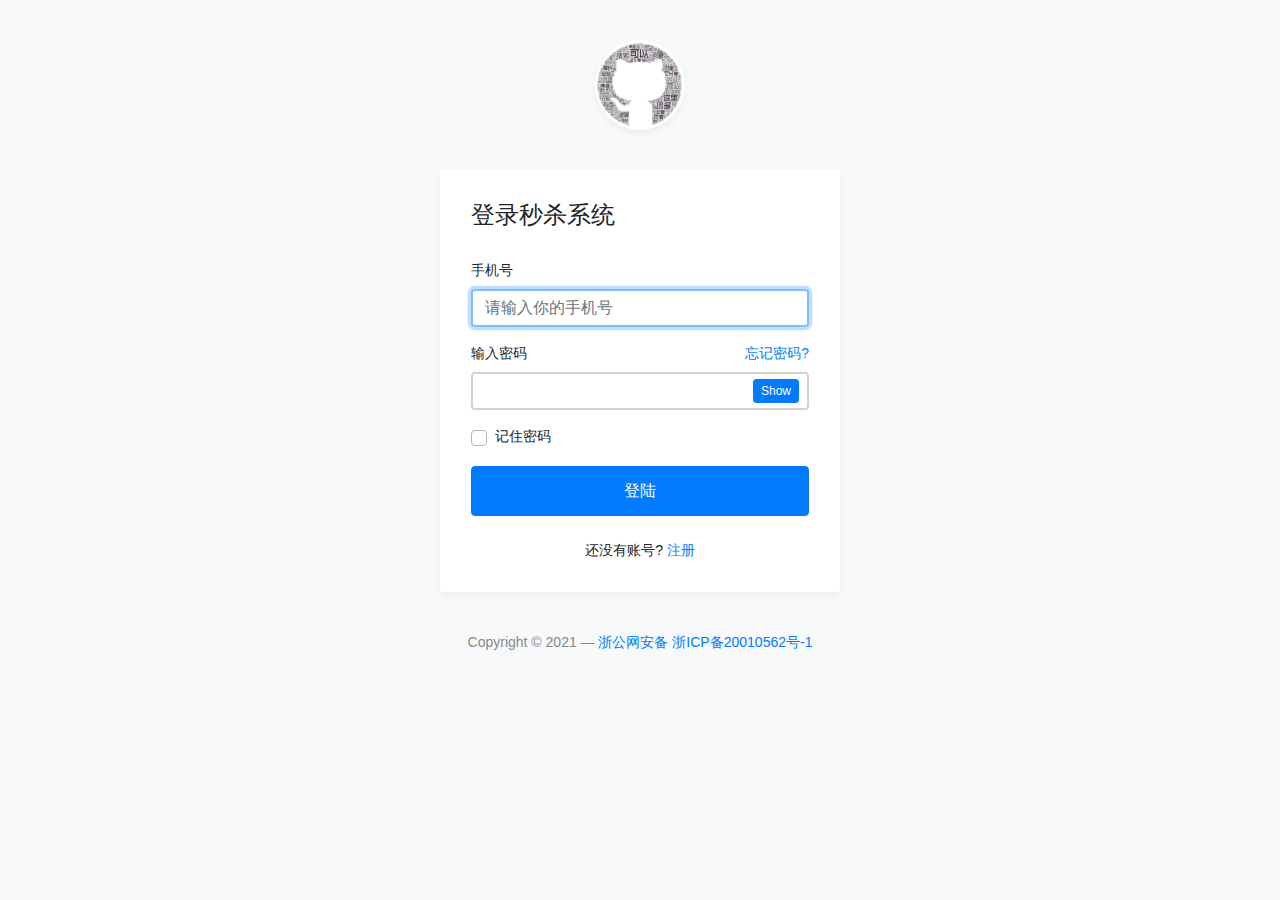
<file: src/main/resources/index.html>
<!DOCTYPE html>
<html lang="en">

<head>
	<meta charset="utf-8">
	<meta name="author" content="Kodinger">
	<meta name="viewport" content="width=device-width,initial-scale=1">
	<title>秒杀系统登陆页</title>
	<link rel="stylesheet" href="https://stackpath.bootstrapcdn.com/bootstrap/4.3.1/css/bootstrap.min.css"
		integrity="sha384-ggOyR0iXCbMQv3Xipma34MD+dH/1fQ784/j6cY/iJTQUOhcWr7x9JvoRxT2MZw1T" crossorigin="anonymous">
	<link rel="stylesheet" type="text/css" href="css/my-login.css">
</head>

<body class="my-login-page">
	<section class="h-100">
		<div class="container h-100">
			<div class="row justify-content-md-center h-100">
				<div class="card-wrapper">
					<div class="brand">
						<img src="img/logo.jpg" alt="logo">
					</div>
					<div class="card fat">
						<div class="card-body">
							<h4 class="card-title">登录秒杀系统</h4>
							<form method="POST" class="my-login-validation" novalidate="">
								<div class="form-group">
									<label for="email">手机号</label>
									<input id="telephone"" type="text" class="form-control" name="telephone" value="" required
										autofocus placeholder="请输入你的手机号" />
									<div class="invalid-feedback">
										请输入正确的邮箱地址
									</div>
								</div>

								<div class="form-group">
									<label for="password">输入密码
										<a href="forgot.html" class="float-right">
											忘记密码?
										</a>
									</label>
									<input id="password" type="password" class="form-control" name="password" required
										data-eye>
									<div class="invalid-feedback">
										不要忘记输入密码哦
									</div>
								</div>

								<div class="form-group">
									<div class="custom-checkbox custom-control">
										<input type="checkbox" name="remember" id="remember"
											class="custom-control-input">
										<label for="remember" class="custom-control-label">记住密码</label>
									</div>
								</div>

								<div class="form-group m-0">
									<input type="button" id="login" class="btn btn-primary btn-block" value="登陆"/>
								</div>
								<div class="mt-4 text-center">
									还没有账号? <a href="register.html">注册</a>
								</div>
							</form>
						</div>
					</div>
					<div class="footer">
						Copyright &copy; 2021 &mdash;
						<a href="http://www.beian.gov.cn/portal/registerSystemInfo">浙公网安备 浙ICP备20010562号-1</a>
					</div>
				</div>
			</div>
		</div>
	</section>
	<footer></footer>

	<script src="https://cdn.bootcdn.net/ajax/libs/jquery/3.5.1/jquery.min.js" crossorigin="anonymous"></script>
	<script src="https://cdnjs.cloudflare.com/ajax/libs/popper.js/1.14.7/umd/popper.min.js"
		integrity="sha384-UO2eT0CpHqdSJQ6hJty5KVphtPhzWj9WO1clHTMGa3JDZwrnQq4sF86dIHNDz0W1" crossorigin="anonymous">
	</script>
	<script src="https://stackpath.bootstrapcdn.com/bootstrap/4.3.1/js/bootstrap.min.js"
		integrity="sha384-JjSmVgyd0p3pXB1rRibZUAYoIIy6OrQ6VrjIEaFf/nJGzIxFDsf4x0xIM+B07jRM" crossorigin="anonymous">
	</script>
	<script src="js/my-login.js"></script>
</body>
<script src="js/g_host.js"></script>
<script>
	jQuery(document).ready(function () {
		// $("#register").on("click",function(){
		// 	window.location.href="getotp.html";
		// });


		$("#login").on("click", function (e) {
			//e.defaultPrevented()
			var telephone = $("#telephone").val();
			var password = $("#password").val();
			if (telephone == null || telephone == "") {
				alert("手机号不能为空");
				return false;
			}
			if (password == null || password == "") {
				alert("密码不能为空");
				return false;
			}

			$.ajax({
				type: "POST",
				contentType: "application/x-www-form-urlencoded",
				url: "http://" + host + "/user/login",
				data: {
					"telephone": telephone,
					"password": password
				},
				xhrFields: {
					withCredentials: true
				},
				success: function (data) {
					console.log(data);
					if (data.status == "success") {
						alert("登陆成功");
						var token = data.data;
						window.localStorage["token"] = token;
						window.location.href = "productList.html";
					} else {
						alert("登陆失败，原因为" + data.data.errMsg);
					}
				},
				error: function (data) {
					alert("登陆失败，原因为" + data.responseText);
				}
			});
			return false;
		});
	});
</script>

</html>
</file>
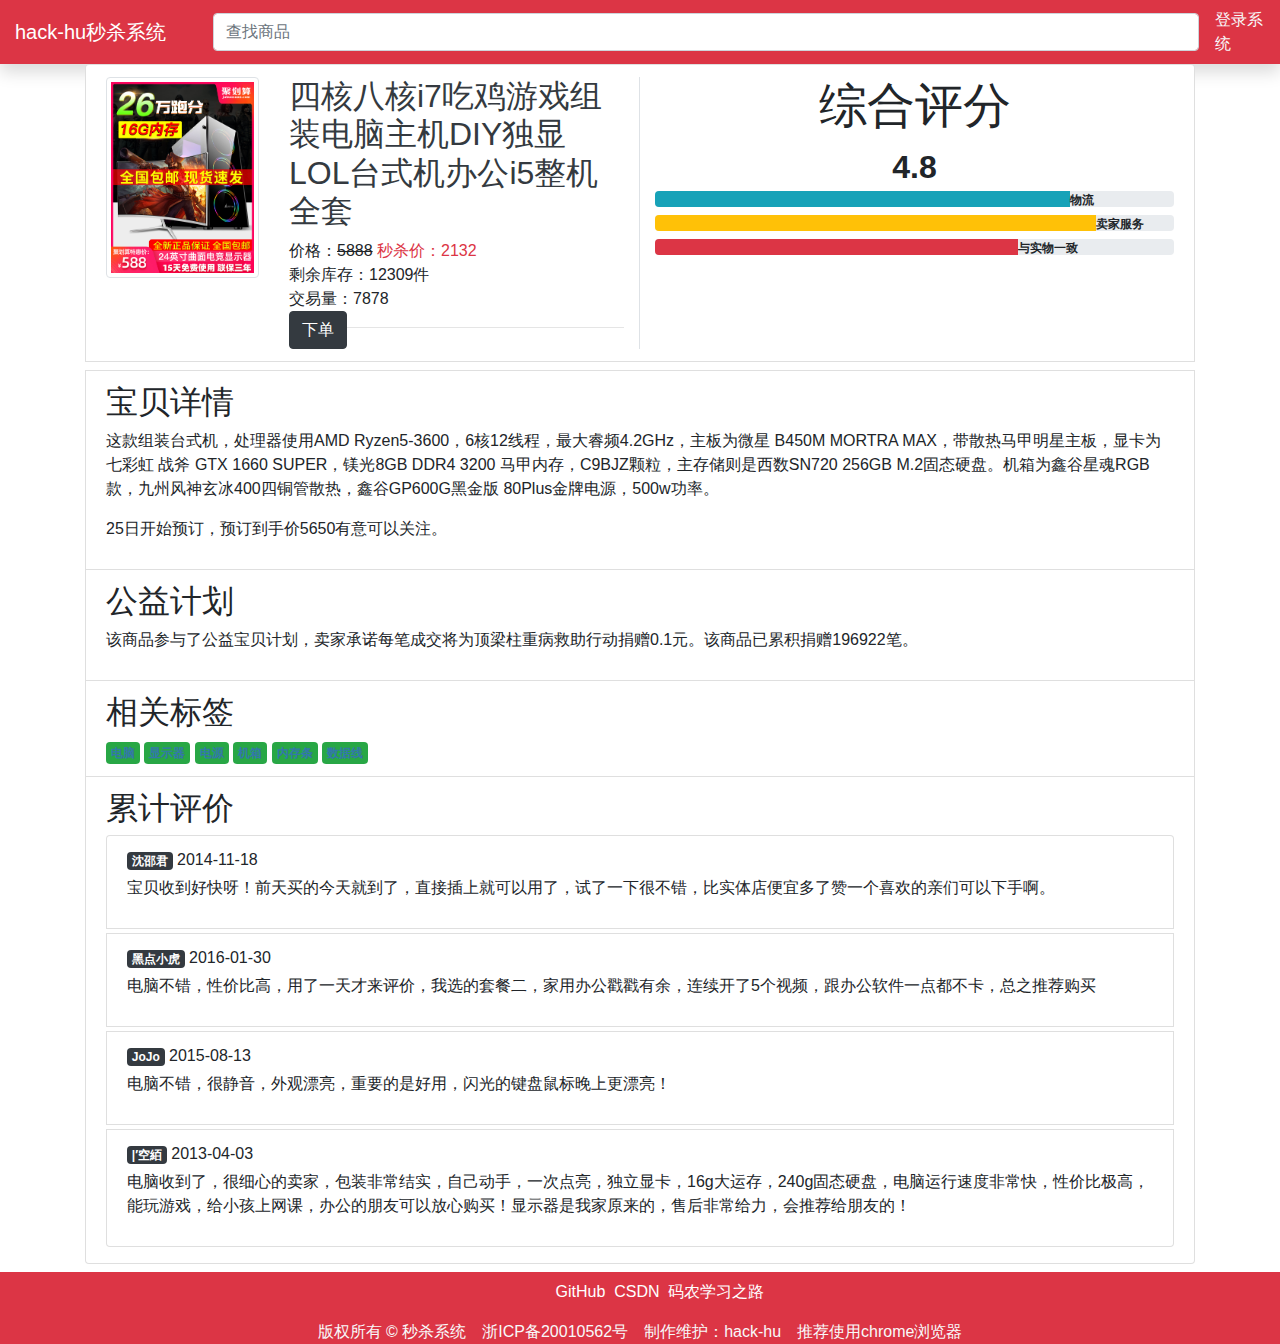
<file: src/main/resources/item-seckill.html>
<!DOCTYPE html>
<html lang="en">

<head>
    <meta charset="UTF-8">
    <meta name="viewport" content="width=device-width, initial-scale=1.0">
    <link rel="stylesheet" href="https://stackpath.bootstrapcdn.com/bootstrap/4.3.1/css/bootstrap.min.css"
        integrity="sha384-ggOyR0iXCbMQv3Xipma34MD+dH/1fQ784/j6cY/iJTQUOhcWr7x9JvoRxT2MZw1T" crossorigin="anonymous">
    <link rel="stylesheet" href="./css/footer.css">
    <link rel="stylesheet" href="./css/item-detail.css">
    <title>商品详情页</title>
</head>

<body>
    <header>
        <nav class="navbar navbar-dark bg-danger flex-md-nowrap p-0 shadow">
            <a class="navbar-brand col-sm-3 col-md-2 mr-0" href="productList.html">hack-hu秒杀系统</a>
            <input class="form-control form-control-dark w-100" type="text" placeholder="查找商品" aria-label="Search">
            <ul class="navbar-nav px-3">
                <li class="nav-item">
                    <a class="nav-link text-light" href="index.html">登录系统</a>
                </li>
            </ul>
        </nav>
    </header>
    <main class="container">
        <ul class="list-group mb-2">
            <li class="list-group-item mb-2">
                <div class="row">
                    <div class="col-md-2">
                        <img src="./img/item/1-1.jpg" id="imgUrl" class="img-thumbnail">
                    </div>
                    <div class="info col-md-4 border-right">
                        <h2><a class="text-dark" href="" id="title">四核八核i7吃鸡游戏组装电脑主机DIY独显LOL台式机办公i5整机全套</a></h2>
                        <!-- <span id="price">价格：5888</span><br> -->
                        <span id="price">价格：<del>5888</del></span> <span class="text-danger">秒杀价：2132</span><br>
                        <span id="stock">剩余库存：12309件</span><br>
                        <span id="sales">交易量：7878</span><br>
                        <div class="d-flex align-items-center clearfix" style="float: left; width: 4rem;">
                            <div class="btn-group">
                                <button type="button" id="createorder" class="btn btn-dark"    data-toggle="modal" data-target="#staticBackdrop">下单</button>
                            </div>
                        </div>
                        <hr/>
                        <div  id="seckilTime"  class="text-danger"></div>
                    </div>
                    <div class="col-md-6 text-center">
                        <h2 style="font-size:3em;">综合评分</h2>
                        <strong style="font-size:2em;">4.8</strong><br>
                        <div class="progress">
                            <div class="progress-bar bg-info" role="progressbar" style="width: 80%" aria-valuenow="50"
                                aria-valuemin="0" aria-valuemax="100"></div>
                            <strong> 物流</strong>
                        </div>
                        <div class="progress mt-2">
                            <div class="progress-bar bg-warning" role="progressbar" style="width: 85%"
                                aria-valuenow="50" aria-valuemin="0" aria-valuemax="100"></div>
                            <strong> 卖家服务</strong>
                        </div>
                        <div class="progress mt-2">
                            <div class="progress-bar bg-danger" role="progressbar" style="width: 70%" aria-valuenow="50"
                                aria-valuemin="0" aria-valuemax="100"></div>
                            <strong>与实物一致</strong>
                        </div>
                    </div>
                </div>
            </li>
            <li class="list-group-item">
                <h2>宝贝详情</h2>
                <div class="indent">
                    <p>这款组装台式机，处理器使用AMD Ryzen5-3600，6核12线程，最大睿频4.2GHz，主板为微星 B450M MORTRA MAX，带散热马甲明星主板，显卡为七彩虹 战斧 GTX
                        1660 SUPER，镁光8GB DDR4 3200 马甲内存，C9BJZ颗粒，主存储则是西数SN720 256GB
                        M.2固态硬盘。机箱为鑫谷星魂RGB款，九州风神玄冰400四铜管散热，鑫谷GP600G黑金版 80Plus金牌电源，500w功率。
                    </p>
                    <p>25日开始预订，预订到手价5650有意可以关注。
                    </p>
                </div>
            </li>
            <li class="list-group-item">
                <h2>公益计划</h2>
                <div class="indent">
                    <p>该商品参与了公益宝贝计划，卖家承诺每笔成交将为顶梁柱重病救助行动捐赠0.1元。该商品已累积捐赠196922笔。
                    </p>
                </div>
            </li>
            <li class="list-group-item tags">
                <h2>相关标签</h2>
                <span><a class="badge badge-success" href="">电脑</a></span>
                <span><a class="badge badge-success" href="">显示器</a></span>
                <span><a class="badge badge-success" href="">电源</a></span>
                <span><a class="badge badge-success" href="">机箱</a></span>
                <span><a class="badge badge-success" href="">内存条</a></span>
                <span><a class="badge badge-success" href="">数据线</a></span>
            </li>
            <li class="list-group-item">
                <h2>累计评价</h2>
                <ul id="comment" class="list-group">
                    <li class="list-group-item mb-1">
                        <span class="comment-info">
                            <a href="" class="badge badge-dark">沈邵君</a>
                            <span> 2014-11-18</span>
                        </span>
                        <p class="mt-1">
                            宝贝收到好快呀！前天买的今天就到了，直接插上就可以用了，试了一下很不错，比实体店便宜多了赞一个喜欢的亲们可以下手啊。</p>
                    </li>
                    <li class="list-group-item mb-1">
                        <span class="comment-info">
                            <a href="" class="badge badge-dark">黑点小虎</a>
                            <span>2016-01-30</span>
                        </span>
                        <p class="mt-1">电脑不错，性价比高，用了一天才来评价，我选的套餐二，家用办公戳戳有余，连续开了5个视频，跟办公软件一点都不卡，总之推荐购买 </p>
                    </li>
                    <li class="list-group-item mb-1">
                        <span class="comment-info">
                            <a href="" class="badge badge-dark">JoJo</a>
                            <span>2015-08-13</span>
                        </span>
                        <p class="mt-1">电脑不错，很静音，外观漂亮，重要的是好用，闪光的键盘鼠标晚上更漂亮！
                        </p>
                    </li>
                    <li class="list-group-item mb-1">
                        <span class="comment-info">
                            <a href="" class="badge badge-dark">|′空絔</a>
                            <span>2013-04-03 </span>
                        </span>
                        <p class="mt-1">
                            电脑收到了，很细心的卖家，包装非常结实，自己动手，一次点亮，独立显卡，16g大运存，240g固态硬盘，电脑运行速度非常快，性价比极高，能玩游戏，给小孩上网课，办公的朋友可以放心购买！显示器是我家原来的，售后非常给力，会推荐给朋友的！
                        </p>
                    </li>
                </ul>
            </li>
        </ul>
    </main>

    <div class="modal fade" id="staticBackdrop" data-backdrop="static" tabindex="-1" role="dialog" aria-labelledby="staticBackdropLabel" aria-hidden="true">
        <div class="modal-dialog" role="document">
          <div class="modal-content">
            <div class="modal-header">
              <h5 class="modal-title" id="staticBackdropLabel">开始秒杀</h5>
              <!-- <button type="button" class="close" data-dismiss="modal" aria-label="Close">
                <span aria-hidden="true"></span>
              </button> -->
            </div>
            <div class="modal-body">
                准备好开始秒杀了吗？
            </div>
            <div class="modal-footer">
              <button type="button" class="btn btn-secondary" data-dismiss="modal" >还没准备好</button>
              <button type="button" class="btn btn-primary submitOrder" >马上参加</button>
            </div>
          </div>
        </div>
      </div>
    <div class="text-muted text-center bg-danger pt-2">
        <div class="container text-light">
            <ul class="bd-footer-links">
                <li><a href="https://github.com/hackhu2019">GitHub&nbsp;</a></li>
                <li><a href="https://blog.csdn.net/qq_38288847">CSDN&nbsp;</a></li>
                <li><a href="https://www.zhihu.com/people/hu-hao-77-99/columns">码农学习之路</a></li>
            </ul>
            版权所有 © 秒杀系统　浙ICP备20010562号　制作维护：hack-hu　推荐使用chrome浏览器
        </div>
    </div>
    <!-- <script src="https://code.jquery.com/jquery-3.3.1.slim.min.js"
        integrity="sha384-q8i/X+965DzO0rT7abK41JStQIAqVgRVzpbzo5smXKp4YfRvH+8abtTE1Pi6jizo" crossorigin="anonymous">
    </script> -->
    <!-- <script src="https://cdn.bootcdn.net/ajax/libs/jquery/3.5.1/jquery.min.js" crossorigin="anonymous"></script> -->
    <script src="https://cdn.bootcdn.net/ajax/libs/jquery/3.5.1/jquery.min.js" crossorigin="anonymous"></script>
    <script src="https://stackpath.bootstrapcdn.com/bootstrap/4.3.1/js/bootstrap.min.js"
        integrity="sha384-JjSmVgyd0p3pXB1rRibZUAYoIIy6OrQ6VrjIEaFf/nJGzIxFDsf4x0xIM+B07jRM" crossorigin="anonymous">
    </script>
    <script src="js/g_host.js"></script>
    <script>
        // $("#createorder").click(function(){

        // });

        function getParam(paramName) {
            paramValue = "", isFound = !1;
            if (this.location.search.indexOf("?") == 0 && this.location.search.indexOf("=") > 1) {
                arrSource = unescape(this.location.search).substring(1, this.location.search.length).split("&"), i = 0;
                while (i < arrSource.length && !isFound) arrSource[i].indexOf("=") > 0 && arrSource[i].split("=")[0]
                    .toLowerCase() == paramName.toLowerCase() && (paramValue = arrSource[i].split("=")[1], isFound = !
                    0), i++
            }
            return paramValue == "" && (paramValue = null), paramValue
        }

        var g_itemVO = {};
        let promoToken;
        let startTime = 10 //开始时间
        let time = '' //持续时间
        let timer = null;
      
        function hasInit() {
            var isInit = $("#isInit").val();
            return isInit;
        }

        function setHasInit() {
            $("#isInit").val("1");
        }

        function initView() {
            var isInit = hasInit();
            if (isInit == "1") {
                return;
            }
            //获取商品详情
            $.ajax({
                type: "GET",
                contentType: "application/x-www-form-urlencoded",
                url: "http://" + host + "/item/detail",
                data: {
                    "id": getParam("id"),
                },
                xhrFields: {
                    withCredentials: true
                },
                success: function (data) {
                    console.log(data)
                    if (data.status == "success") {
                        g_itemVO = data.data;
                        reloadDom();
                        setInterval(reloadDom, 1000);
                        setHasInit();
                    } else {
                        alert("获取信息失败，原因为" + data.data.errMsg);
                    }
                },
                error: function (data) {
                    alert("获取信息失败，原因为" + data.responseText);
                }
            });

            
            // // 假设有数据了
               timer= setInterval(()=>{
                // 每一秒时间-1 渲染到页面
                if(startTime==0){
                    timer=null
                    $('#seckilTime').text('')
                    return
                }
                startTime--
                
                $('#seckilTime').text(`距离开始还有${startTime}秒`)
                // console.log('倒计时-1')
            },1000)
        }

        jQuery(document).ready(function () {
            $("#verifyButton").on("click", function () {
                var token = window.localStorage["token"];
                $.ajax({
                    type: "POST",
                    contentType: "application/x-www-form-urlencoded",
                    url: "http://" + g_host + "/order/generatetoken?token=" + token,
                    data: {
                        "itemId": g_itemVO.id,
                        "promoId": g_itemVO.promoId,
                        "verifyCode": $("#verifyContent").val()
                    },
                    xhrFields: {
                        withCredentials: true
                    },
                    success: function (data) {
                        if (data.status == "success") {
                            var promoToken = data.data;
                            $.ajax({
                                type: "POST",
                                contentType: "application/x-www-form-urlencoded",
                                url: "http://" + g_host +
                                    "/order/createorder?token=" + token,
                                data: {
                                    "itemId": g_itemVO.id,
                                    "amount": 1,
                                    "promoId": g_itemVO.promoId,
                                    "promoToken": promoToken
                                },
                                xhrFields: {
                                    withCredentials: true
                                },
                                success: function (data) {
                                    if (data.status == "success") {
                                        alert("下单成功");
                                        window.location.reload();
                                    } else {
                                        alert("下单失败，原因为" + data.data.errMsg);
                                        if (data.data.errCode == 20003) {
                                            window.location.href = "login.html";
                                        }
                                    }
                                },
                                error: function (data) {
                                    alert("下单失败，原因为" + data.responseText);
                                }
                            });


                        } else {
                            alert("获取令牌失败，原因为" + data.data.errMsg);
                            if (data.data.errCode == 20003) {
                                window.location.href = "login.html";
                            }
                        }
                    },
                    error: function (data) {
                        alert("获取令牌失败，原因为" + data.responseText);
                    }
                });

            });

            $(".submitOrder").on("click", function () {
              
                    $.ajax({
                    type: "POST",
                    contentType: "application/x-www-form-urlencoded",
                    url: "http://" + host + "/order/createorder",
                    data: {
                        "itemId": g_itemVO.id,
                        "amount": 1,
                        "promoId": g_itemVO.promoId,
                        "promoToken": promoToken
                    },
                    xhrFields: {
                        withCredentials: true
                    },
                    success: function (data) {
                        if(timer){
                            alert('秒杀时间未到')
                        }else{
                            alert('秒杀成功')
                        }
                        console.log(data)
                        
                        // if (data.status == "fail") {
                        //     alert("下单失败，原因为" + data.data.errMsg);
                        // }else{
                        //     promoToken=data.data;
                        // }
                    },
                    error: function (data) {
                        alert("下单失败，原因为" + data.responseText);
                    }
                });
                
                // $("#verifyDiv img").attr("src", "http://" + host +
                //     "/order/createorder?token=" + token);
                // $("#verifyDiv").show();
                
             

            });


            
            $("#createorder").on("click", function () {
                var token = window.localStorage["token"];
                if (token == null) {
                    alert("没有登录，不能下单");
                    window.location.href = "login.html";
                    return false;
                }
                else{
                    $.ajax({
                type: "POST",
                contentType: "application/x-www-form-urlencoded",
                url: "http://" + host + "/order/getSeckillToken",
                data: {
                    "itemId": getParam("id"),
                    'promoId':1
                },
                xhrFields: {
                    withCredentials: true
                },
                success: function (data) {
                    
                    if (data.status == "fail") {
                        alert("下单失败，原因为" + data.data.errMsg);
                    }else{
                        promoToken=data.data;
                    }
                },
                error: function (data) {
                    alert("下单失败，原因为" + data.responseText);
                }
            });
                }
                $("#verifyDiv img").attr("src", "http://" + host +
                    "/order/createorder?token=" + token);
                $("#verifyDiv").show();

            });





            // $("#createorder").on("click", function () {
            //     var token = window.localStorage["token"];
            //     if (token == null) {
            //         alert("没有登录，不能下单");
            //         window.location.href = "login.html";
            //         return false;
            //     }else{
            //         $.ajax({
            //     type: "POST",
            //     contentType: "application/x-www-form-urlencoded",
            //     url: "http://" + host + "/order/createorder",
            //     data: {
            //         "itemId": getParam("id"),
            //         amount:1,
            //     },
            //     xhrFields: {
            //         withCredentials: true
            //     },
            //     success: function (data) {
            //         console.log(data)
            //         if (data.status == "success") {
            //             alert("下单成功");
            //         } else {
            //             alert("下单失败，原因为" + data.data.errMsg);
            //         }
            //     },
            //     error: function (data) {
            //         alert("下单失败，原因为" + data.responseText);
            //     }
            // });
            //     }
            //     $("#verifyDiv img").attr("src", "http://" + host +
            //         "/order/createorder?token=" + token);
            //     $("#verifyDiv").show();

            // });

            initView();


        });

        function reloadDom() {
            
            $("#title").text(g_itemVO.title);
            $("#description").text(g_itemVO.description);
            $("#stock").text(`库存：${g_itemVO.stock}`);
            // $("#price").text(`价格：${g_itemVO.price}`);
            $("#imgUrl").attr("src", g_itemVO.imgUrl);
            $("#sales").text(`销量：${g_itemVO.sales}`);


            if (g_itemVO.promoStatus == 1) {
                //秒杀活动还未开始
                var startTime = g_itemVO.startDate.replace(new RegExp("-", "gm"), "/");
                startTime = (new Date(startTime)).getTime();
                var nowTime = Date.parse(new Date());
                var delta = (startTime - nowTime) / 1000;

                if (delta <= 0) {
                    //活动开始了
                    g_itemVO.promoStatus = 2;
                    reloadDom();
                }
                $("#promoStartDate").text("秒杀活动将于： " + g_itemVO.startDate + " 开始售卖 倒计时：" + delta + " 秒");
                $("#promoPrice").text(g_itemVO.promoPrice);

                $("#createorder").attr("disabled", true);
            } else if (g_itemVO.promoStatus == 2) {
                //秒杀活动正在进行中
                $("#promoStartDate").text("秒杀正在进行中");
                $("#promoPrice").text(g_itemVO.promoPrice);

                $("#createorder").attr("disabled", false);
                $("#normalPriceContainer").hide();
            }
        }
    </script>
</body>

</html>
</file>
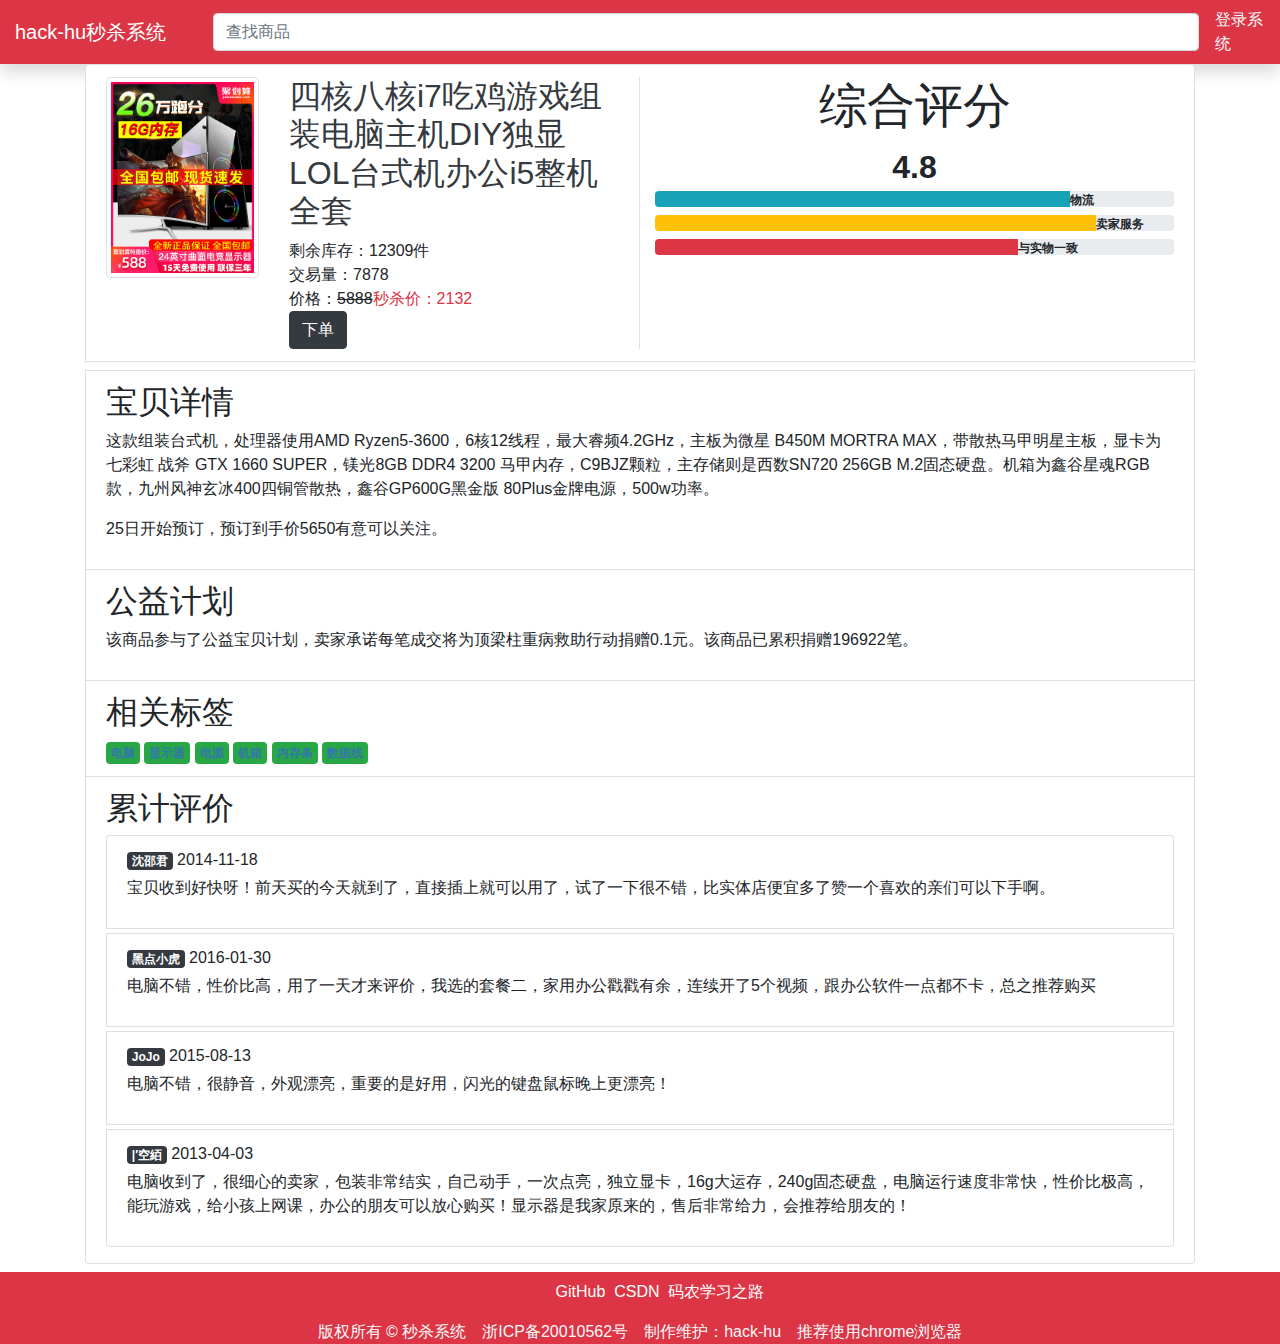
<file: src/main/resources/itemDetail.html>
<!DOCTYPE html>
<html lang="en">

<head>
    <meta charset="UTF-8">
    <meta name="viewport" content="width=device-width, initial-scale=1.0">
    <link rel="stylesheet" href="https://stackpath.bootstrapcdn.com/bootstrap/4.3.1/css/bootstrap.min.css"
        integrity="sha384-ggOyR0iXCbMQv3Xipma34MD+dH/1fQ784/j6cY/iJTQUOhcWr7x9JvoRxT2MZw1T" crossorigin="anonymous">
    <link rel="stylesheet" href="./css/footer.css">
    <link rel="stylesheet" href="./css/item-detail.css">
    <title>商品详情页</title>
</head>

<body>
    <header>
        <nav class="navbar navbar-dark bg-danger flex-md-nowrap p-0 shadow">
            <a class="navbar-brand col-sm-3 col-md-2 mr-0" href="#">hack-hu秒杀系统</a>
            <input class="form-control form-control-dark w-100" type="text" placeholder="查找商品" aria-label="Search">
            <ul class="navbar-nav px-3">
                <li class="nav-item">
                    <a class="nav-link text-light" href="index.html">登录系统</a>
                </li>
            </ul>
        </nav>
    </header>
    <main class="container">
        <ul class="list-group mb-2">
            <li class="list-group-item mb-2">
                <div class="row">
                    <div class="col-md-2">
                        <img src="./img/item/1-1.jpg" id="imgUrl" class="img-thumbnail">
                    </div>
                    <div class="info col-md-4 border-right">
                        <h2><a class="text-dark" href="" id="title">四核八核i7吃鸡游戏组装电脑主机DIY独显LOL台式机办公i5整机全套</a></h2>
                        
                        <span id="stock">剩余库存：12309件</span><br>
                        <span id="sales">交易量：7878</span><br>
                        <div id="price">价格：<del>5888</del><span class="text-danger">秒杀价：2132</span></div>
                        <div class="d-flex align-items-center clearfix" style="float: left; width: 4rem;">
                            <div class="btn-group">
                                <button type="button" id="createorder" class="btn btn-dark"    data-toggle="modal" data-target="#staticBackdrop">下单</button>
                            </div>
                        </div>
                        <div  id="seckilTime"  class="text-danger"></div>
                    </div>
                    <div class="col-md-6 text-center">
                        <h2 style="font-size:3em;">综合评分</h2>
                        <strong style="font-size:2em;">4.8</strong><br>
                        <div class="progress">
                            <div class="progress-bar bg-info" role="progressbar" style="width: 80%" aria-valuenow="50"
                                aria-valuemin="0" aria-valuemax="100"></div>
                            <strong> 物流</strong>
                        </div>
                        <div class="progress mt-2">
                            <div class="progress-bar bg-warning" role="progressbar" style="width: 85%"
                                aria-valuenow="50" aria-valuemin="0" aria-valuemax="100"></div>
                            <strong> 卖家服务</strong>
                        </div>
                        <div class="progress mt-2">
                            <div class="progress-bar bg-danger" role="progressbar" style="width: 70%" aria-valuenow="50"
                                aria-valuemin="0" aria-valuemax="100"></div>
                            <strong>与实物一致</strong>
                        </div>
                    </div>
                </div>
            </li>
            <li class="list-group-item">
                <h2>宝贝详情</h2>
                <div class="indent">
                    <p>这款组装台式机，处理器使用AMD Ryzen5-3600，6核12线程，最大睿频4.2GHz，主板为微星 B450M MORTRA MAX，带散热马甲明星主板，显卡为七彩虹 战斧 GTX
                        1660 SUPER，镁光8GB DDR4 3200 马甲内存，C9BJZ颗粒，主存储则是西数SN720 256GB
                        M.2固态硬盘。机箱为鑫谷星魂RGB款，九州风神玄冰400四铜管散热，鑫谷GP600G黑金版 80Plus金牌电源，500w功率。
                    </p>
                    <p>25日开始预订，预订到手价5650有意可以关注。
                    </p>
                </div>
            </li>
            <li class="list-group-item">
                <h2>公益计划</h2>
                <div class="indent">
                    <p>该商品参与了公益宝贝计划，卖家承诺每笔成交将为顶梁柱重病救助行动捐赠0.1元。该商品已累积捐赠196922笔。
                    </p>
                </div>
            </li>
            <li class="list-group-item tags">
                <h2>相关标签</h2>
                <span><a class="badge badge-success" href="">电脑</a></span>
                <span><a class="badge badge-success" href="">显示器</a></span>
                <span><a class="badge badge-success" href="">电源</a></span>
                <span><a class="badge badge-success" href="">机箱</a></span>
                <span><a class="badge badge-success" href="">内存条</a></span>
                <span><a class="badge badge-success" href="">数据线</a></span>
            </li>
            <li class="list-group-item">
                <h2>累计评价</h2>
                <ul id="comment" class="list-group">
                    <li class="list-group-item mb-1">
                        <span class="comment-info">
                            <a href="" class="badge badge-dark">沈邵君</a>
                            <span> 2014-11-18</span>
                        </span>
                        <p class="mt-1">
                            宝贝收到好快呀！前天买的今天就到了，直接插上就可以用了，试了一下很不错，比实体店便宜多了赞一个喜欢的亲们可以下手啊。</p>
                    </li>
                    <li class="list-group-item mb-1">
                        <span class="comment-info">
                            <a href="" class="badge badge-dark">黑点小虎</a>
                            <span>2016-01-30</span>
                        </span>
                        <p class="mt-1">电脑不错，性价比高，用了一天才来评价，我选的套餐二，家用办公戳戳有余，连续开了5个视频，跟办公软件一点都不卡，总之推荐购买 </p>
                    </li>
                    <li class="list-group-item mb-1">
                        <span class="comment-info">
                            <a href="" class="badge badge-dark">JoJo</a>
                            <span>2015-08-13</span>
                        </span>
                        <p class="mt-1">电脑不错，很静音，外观漂亮，重要的是好用，闪光的键盘鼠标晚上更漂亮！
                        </p>
                    </li>
                    <li class="list-group-item mb-1">
                        <span class="comment-info">
                            <a href="" class="badge badge-dark">|′空絔</a>
                            <span>2013-04-03 </span>
                        </span>
                        <p class="mt-1">
                            电脑收到了，很细心的卖家，包装非常结实，自己动手，一次点亮，独立显卡，16g大运存，240g固态硬盘，电脑运行速度非常快，性价比极高，能玩游戏，给小孩上网课，办公的朋友可以放心购买！显示器是我家原来的，售后非常给力，会推荐给朋友的！
                        </p>
                    </li>
                </ul>
            </li>
        </ul>
    </main>

    <div class="modal fade" id="staticBackdrop" data-backdrop="static" tabindex="-1" role="dialog" aria-labelledby="staticBackdropLabel" aria-hidden="true">
        <div class="modal-dialog" role="document">
          <div class="modal-content">
            <div class="modal-header">
              <h5 class="modal-title" id="staticBackdropLabel">Modal title</h5>
              <button type="button" class="close" data-dismiss="modal" aria-label="Close">
                <span aria-hidden="true">&times;</span>
              </button>
            </div>
            <div class="modal-body">
              ...
            </div>
            <div class="modal-footer">
              <button type="button" class="btn btn-secondary" data-dismiss="modal">Close</button>
              <button type="button" class="btn btn-primary">Understood</button>
            </div>
          </div>
        </div>
      </div>
    <div class="text-muted text-center bg-danger pt-2">
        <div class="container text-light">
            <ul class="bd-footer-links">
                <li><a href="https://github.com/hackhu2019">GitHub&nbsp;</a></li>
                <li><a href="https://blog.csdn.net/qq_38288847">CSDN&nbsp;</a></li>
                <li><a href="https://www.zhihu.com/people/hu-hao-77-99/columns">码农学习之路</a></li>
            </ul>
            版权所有 © 秒杀系统　浙ICP备20010562号　制作维护：hack-hu　推荐使用chrome浏览器
        </div>
    </div>
    <!-- <script src="https://code.jquery.com/jquery-3.3.1.slim.min.js"
        integrity="sha384-q8i/X+965DzO0rT7abK41JStQIAqVgRVzpbzo5smXKp4YfRvH+8abtTE1Pi6jizo" crossorigin="anonymous">
    </script> -->
    <!-- <script src="https://cdn.bootcdn.net/ajax/libs/jquery/3.5.1/jquery.min.js" crossorigin="anonymous"></script> -->
    <script src="https://cdn.bootcdn.net/ajax/libs/jquery/3.5.1/jquery.min.js" crossorigin="anonymous"></script>
    <script src="https://stackpath.bootstrapcdn.com/bootstrap/4.3.1/js/bootstrap.min.js"
        integrity="sha384-JjSmVgyd0p3pXB1rRibZUAYoIIy6OrQ6VrjIEaFf/nJGzIxFDsf4x0xIM+B07jRM" crossorigin="anonymous">
    </script>
    <script src="js/g_host.js"></script>
    <script>
        // $("#createorder").click(function(){

        // });

        function getParam(paramName) {
            paramValue = "", isFound = !1;
            if (this.location.search.indexOf("?") == 0 && this.location.search.indexOf("=") > 1) {
                arrSource = unescape(this.location.search).substring(1, this.location.search.length).split("&"), i = 0;
                while (i < arrSource.length && !isFound) arrSource[i].indexOf("=") > 0 && arrSource[i].split("=")[0]
                    .toLowerCase() == paramName.toLowerCase() && (paramValue = arrSource[i].split("=")[1], isFound = !
                    0), i++
            }
            return paramValue == "" && (paramValue = null), paramValue
        }

        var g_itemVO = {};
        let timer =null
        let startTime=20
        function hasInit() {
            var isInit = $("#isInit").val();
            return isInit;
        }

        function setHasInit() {
            $("#isInit").val("1");
        }

        function initView() {
            var isInit = hasInit();
            if (isInit == "1") {
                return;
            }
            //获取商品详情
            $.ajax({
                type: "GET",
                contentType: "application/x-www-form-urlencoded",
                url: "http://" + host + "/item/detail",
                data: {
                    "id": getParam("id"),
                },
                xhrFields: {
                    withCredentials: true
                },
                success: function (data) {
                    console.log(data)
                    if (data.status == "success") {
                        g_itemVO = data.data;
                        reloadDom();
                        // 判断是否是秒杀商品
                        isSeckilPage(g_itemVO.promoId,g_itemVO.id)
                        
                        setInterval(reloadDom, 1000);
                        setHasInit();
                    } else {
                        alert("获取信息失败，原因为" + data.data.errMsg);
                    }
                },
                error: function (data) {
                    alert("获取信息失败，原因为" + data.responseText);
                }
            });
        }

        function isSeckilPage(promoId,id){
            if(!promoId){ //是秒杀页
                window.location.href = "item-seckill.html?id=" + id;
            }
        }

        jQuery(document).ready(function () {
            $("#verifyButton").on("click", function () {
                var token = window.localStorage["token"];
                $.ajax({
                    type: "POST",
                    contentType: "application/x-www-form-urlencoded",
                    url: "http://" + g_host + "/order/generatetoken?token=" + token,
                    data: {
                        "itemId": g_itemVO.id,
                        "promoId": g_itemVO.promoId,
                        "verifyCode": $("#verifyContent").val()
                    },
                    xhrFields: {
                        withCredentials: true
                    },
                    success: function (data) {
                        if (data.status == "success") {
                            var promoToken = data.data;
                            $.ajax({
                                type: "POST",
                                contentType: "application/x-www-form-urlencoded",
                                url: "http://" + g_host +
                                    "/order/createorder?token=" + token,
                                data: {
                                    "itemId": g_itemVO.id,
                                    "amount": 1,
                                    "promoId": g_itemVO.promoId,
                                    "promoToken": promoToken
                                },
                                xhrFields: {
                                    withCredentials: true
                                },
                                success: function (data) {
                                    if (data.status == "success") {
                                        alert("下单成功");
                                        window.location.reload();
                                    } else {
                                        alert("下单失败，原因为" + data.data.errMsg);
                                        if (data.data.errCode == 20003) {
                                            window.location.href = "login.html";
                                        }
                                    }
                                },
                                error: function (data) {
                                    alert("下单失败，原因为" + data.responseText);
                                }
                            });


                        } else {
                            alert("获取令牌失败，原因为" + data.data.errMsg);
                            if (data.data.errCode == 20003) {
                                window.location.href = "login.html";
                            }
                        }
                    },
                    error: function (data) {
                        alert("获取令牌失败，原因为" + data.responseText);
                    }
                });

            });

            $("#createorder").on("click", function () {
                var token = window.localStorage["token"];
                if (token == null) {
                    alert("没有登录，不能下单");
                    window.location.href = "login.html";
                    return false;
                }else{
                    $.ajax({
                type: "POST",
                contentType: "application/x-www-form-urlencoded",
                url: "http://" + host + "/order/createorder",
                data: {
                    "itemId": getParam("id"),
                    // "promoId":
                },
                xhrFields: {
                    withCredentials: true
                },
                success: function (data) {
                    console.log(data)
                    if (data.status == "success") {
                        alert("下单成功");
                    } else {
                        alert("下单失败，原因为" + data.data.errMsg);
                    }
                },
                error: function (data) {
                    alert("下单失败，原因为" + data.responseText);
                }
            });
                }
                $("#verifyDiv img").attr("src", "http://" + host +
                    "/order/createorder?token=" + token);
                $("#verifyDiv").show();

            });




            // $("#createorder").on("click", function () {
            //     var token = window.localStorage["token"];
            //     if (token == null) {
            //         alert("没有登录，不能下单");
            //         window.location.href = "login.html";
            //         return false;
            //     }else{
            //         $.ajax({
            //     type: "POST",
            //     contentType: "application/x-www-form-urlencoded",
            //     url: "http://" + host + "/order/createorder",
            //     data: {
            //         "itemId": getParam("id"),
            //         amount:1,
            //     },
            //     xhrFields: {
            //         withCredentials: true
            //     },
            //     success: function (data) {
            //         console.log(data)
            //         if (data.status == "success") {
            //             alert("下单成功");
            //         } else {
            //             alert("下单失败，原因为" + data.data.errMsg);
            //         }
            //     },
            //     error: function (data) {
            //         alert("下单失败，原因为" + data.responseText);
            //     }
            // });
            //     }
            //     $("#verifyDiv img").attr("src", "http://" + host +
            //         "/order/createorder?token=" + token);
            //     $("#verifyDiv").show();

            // });

            initView();


        });

        function reloadDom() {
            
            $("#title").text(g_itemVO.title);
            $("#description").text(g_itemVO.description);
            $("#stock").text(`库存：${g_itemVO.stock}`);
            if(!g_itemVO.promoId){

            }else{
                $("#price").text(`价格：${g_itemVO.price}`);
            }
            
            $("#imgUrl").attr("src", g_itemVO.imgUrl);
            $("#sales").text(`销量：${g_itemVO.sales}`);


            if (g_itemVO.promoStatus == 1) {
                //秒杀活动还未开始
                var startTime = g_itemVO.startDate.replace(new RegExp("-", "gm"), "/");
                startTime = (new Date(startTime)).getTime();
                var nowTime = Date.parse(new Date());
                var delta = (startTime - nowTime) / 1000;

                if (delta <= 0) {
                    //活动开始了
                    g_itemVO.promoStatus = 2;
                    reloadDom();
                }
                $("#promoStartDate").text("秒杀活动将于： " + g_itemVO.startDate + " 开始售卖 倒计时：" + delta + " 秒");
                $("#promoPrice").text(g_itemVO.promoPrice);

                $("#createorder").attr("disabled", true);
            } else if (g_itemVO.promoStatus == 2) {
                //秒杀活动正在进行中
                $("#promoStartDate").text("秒杀正在进行中");
                $("#promoPrice").text(g_itemVO.promoPrice);

                $("#createorder").attr("disabled", false);
                $("#normalPriceContainer").hide();
            }
        }
    </script>
</body>

</html>
</file>
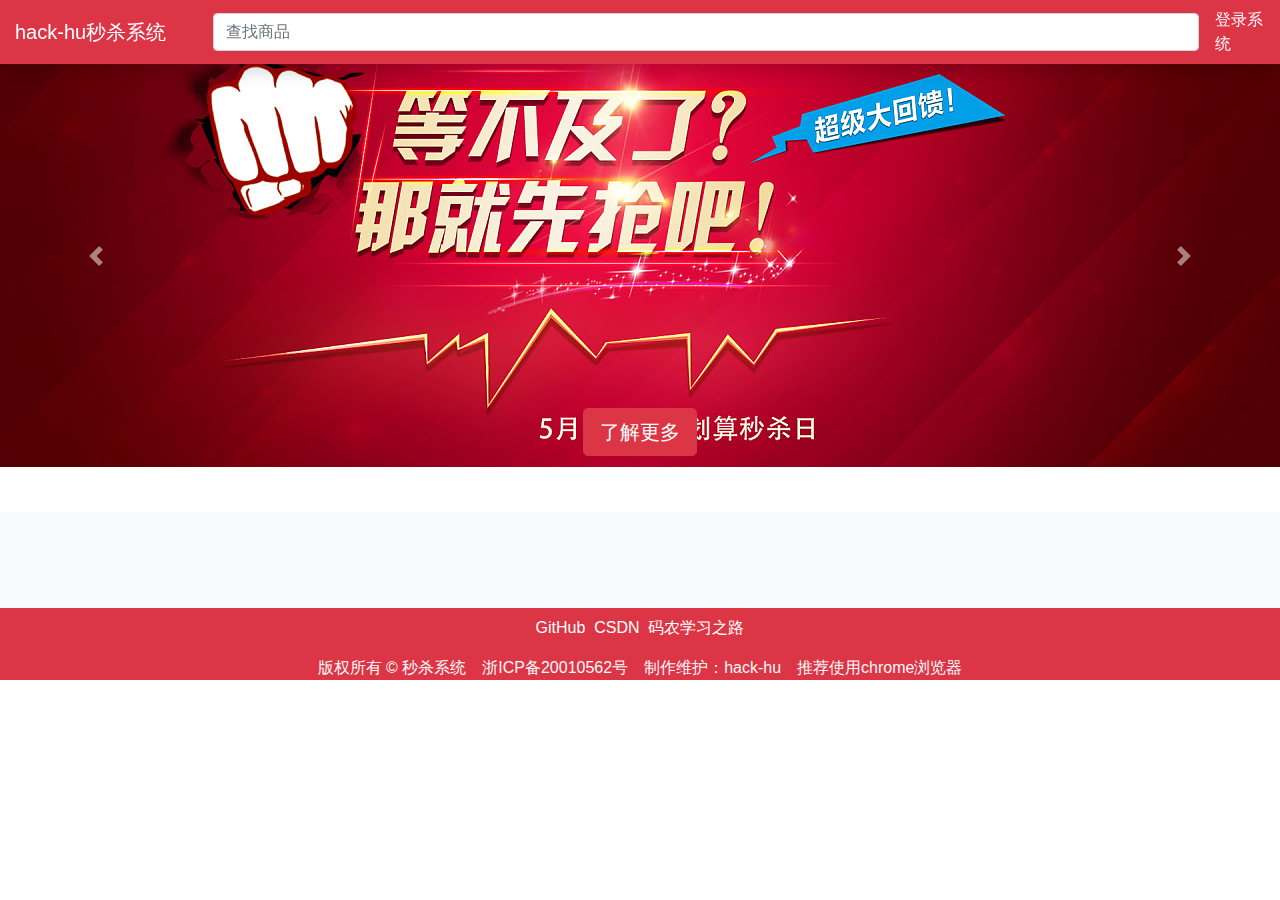
<file: src/main/resources/productList.html>
<!DOCTYPE html>
<html lang="en">

<head>
    <meta charset="UTF-8">
    <meta name="viewport" content="width=device-width, initial-scale=1.0">
    <title>商品列表页</title>
    <link rel="stylesheet" href="https://stackpath.bootstrapcdn.com/bootstrap/4.3.1/css/bootstrap.min.css"
        integrity="sha384-ggOyR0iXCbMQv3Xipma34MD+dH/1fQ784/j6cY/iJTQUOhcWr7x9JvoRxT2MZw1T" crossorigin="anonymous">
    <link rel="stylesheet" href="./css/footer.css">
</head>
<style>
    * {
        margin: 0;
        padding: 0;
    }

    .carousel-item {
        height: 32rem;
    }



    .item-price {
        float: left;
        color: #f40;
    }

    .deal-cnt {
        float: right;
        color: #888;
    }
</style>

<body>
    <header>
        <nav class="navbar navbar-dark fixed-top bg-danger flex-md-nowrap p-0 shadow">
            <a class="navbar-brand col-sm-3 col-md-2 mr-0" href="#">hack-hu秒杀系统</a>
            <input class="form-control form-control-dark w-100" type="text" placeholder="查找商品" aria-label="Search">
            <ul class="navbar-nav px-3">
                <li class="nav-item">
                    <a class="nav-link text-light" href="index.html">登录系统</a>
                </li>
            </ul>
        </nav>
    </header>
    <main role="main">
        <div id="myCarousel" class="carousel slide" data-ride="carousel">
            <ol class="carousel-indicators">
                <li data-target="#myCarousel" data-slide-to="0" class="active"></li>
                <li data-target="#myCarousel" data-slide-to="1"></li>
                <li data-target="#myCarousel" data-slide-to="2"></li>
            </ol>
            <div class="carousel-inner">
                <div class="carousel-item active">
                    <img src="img/show/1.jpg" class="d-block w-100" alt="轮播图1">
                    <div class="carousel-caption">
                        <p><a class="btn btn-lg btn-danger" href="#" role="button">了解更多</a></p>
                    </div>
                </div>
                <div class="carousel-item">
                    <img src="img/show/2.jpg" class="d-block w-100" alt="轮播图2">
                    <div class="carousel-caption">
                        <p><a class="btn btn-lg btn-danger" href="#" role="button">了解更多</a></p>
                    </div>
                </div>
                <div class="carousel-item">
                    <img src="img/show/3.jpg" class="d-block w-100" alt="轮播图3">
                    <div class="carousel-caption">
                        <p><a class="btn btn-lg btn-danger" href="#" role="button">了解更多</a></p>
                    </div>
                </div>
            </div>
            <a class="carousel-control-prev" href="#myCarousel" role="button" data-slide="prev">
                <span class="carousel-control-prev-icon" aria-hidden="true"></span>
                <span class="sr-only">Previous</span>
            </a>
            <a class="carousel-control-next" href="#myCarousel" role="button" data-slide="next">
                <span class="carousel-control-next-icon" aria-hidden="true"></span>
                <span class="sr-only">Next</span>
            </a>
        </div>
        <div class="album py-5 bg-light">
            <div class="container">

                <div class="row item-content">
                    <!-- <div class="col-md-4 item-card">
                        <div class="card mb-4 shadow-sm" style="width:18rem;">
                            <img src="./img/item/1.jpg" class="card-img-top" alt="商品1">
                            <div class="card-body">

                                <h5 class="card-title">四核八核i7吃鸡游戏组装电脑主机DIY独显LOL台式机办公i5整机全套</h5>
                                <div class="item">
                                    <div class="item-price">
                                        <span>￥</span>
                                        <strong class="price">9999</strong>
                                    </div>
                                    <div class="deal-cnt pl-3">999人付款</div>
                                </div>
                                <div class="d-flex align-items-center clearfix" style="float: left; width: 18rem;">
                                    <div class="btn-group">
                                        <span hidden class="item-id">1</span>
                                        <button type="button"
                                            class="btn btn-sm btn-outline-secondary getDetail">查看详情</button>
                                    </div>
                                </div>
                            </div>
                        </div>
                    </div>
                    <div class="col-md-4">
                        <div class="card mb-4 shadow-sm" style="width:18rem;">
                            <img src="./img/item/1.jpg" class="card-img-top" alt="商品1">
                            <div class="card-body">
                                <h5 class="card-title">四核八核i7吃鸡游戏组装电脑主机DIY独显LOL台式机办公i5整机全套</h5>
                                <div class="item">
                                    <div class="item-price">
                                        <span>￥</span>
                                        <strong class="price">9999</strong>
                                    </div>
                                    <div class="deal-cnt pl-3">999人付款</div>
                                </div>
                                <div class="d-flex align-items-center clearfix" style="float: left; width: 18rem;">
                                    <div class="btn-group">
                                        <button type="button" class="btn btn-sm btn-outline-secondary">查看详情</button>
                                    </div>
                                </div>
                            </div>
                        </div>
                    </div>
                    <div class="col-md-4">
                        <div class="card mb-4 shadow-sm" style="width:18rem;">
                            <img src="./img/item/1.jpg" class="card-img-top" alt="商品1">
                            <div class="card-body">
                                <h5 class="card-title">四核八核i7吃鸡游戏组装电脑主机DIY独显LOL台式机办公i5整机全套</h5>
                                <div class="item">
                                    <div class="item-price">
                                        <span>￥</span>
                                        <strong class="price">9999</strong>

                                    </div>
                                    <div class="deal-cnt pl-3">999人付款</div>
                                </div>
                                <div class="d-flex align-items-center clearfix" style="float: left; width: 18rem;">
                                    <div class="btn-group">
                                        <button type="button" class="btn btn-sm btn-outline-secondary">查看详情</button>
                                    </div>
                                </div>
                            </div>
                        </div>
                    </div> -->
                </div>
            </div>
        </div>
    </main>
    <div class="text-muted text-center bg-danger pt-2">
        <div class="container text-light">
            <ul class="bd-footer-links">
                <li><a href="https://github.com/hackhu2019">GitHub&nbsp;</a></li>
                <li><a href="https://blog.csdn.net/qq_38288847">CSDN&nbsp;</a></li>
                <li><a href="https://www.zhihu.com/people/hu-hao-77-99/columns">码农学习之路</a></li>
            </ul>
            版权所有 © 秒杀系统　浙ICP备20010562号　制作维护：hack-hu　推荐使用chrome浏览器
        </div>
    </div>
    <script src="https://cdn.bootcdn.net/ajax/libs/jquery/3.5.1/jquery.min.js" crossorigin="anonymous"></script>
<script src="https://cdn.jsdelivr.net/npm/popper.js@1.16.0/dist/umd/popper.min.js" integrity="sha384-Q6E9RHvbIyZFJoft+2mJbHaEWldlvI9IOYy5n3zV9zzTtmI3UksdQRVvoxMfooAo" crossorigin="anonymous"></script>
<script src="https://cdn.jsdelivr.net/npm/bootstrap@4.4.1/dist/js/bootstrap.min.js" integrity="sha384-wfSDF2E50Y2D1uUdj0O3uMBJnjuUD4Ih7YwaYd1iqfktj0Uod8GCExl3Og8ifwB6" crossorigin="anonymous"></script>
    <script src="js/g_host.js"></script>
    <script>
        //定义全局商品数组信息
        var g_itemList = [];
        jQuery(document).ready(function () {
        
            $.ajax({
                type: "GET",
                contentType: "application/x-www-form-urlencoded",
                url: "http://" + host + "/item/getAll",
                xhrFields: {
                    withCredentials: true
                },
                success: function (data) {
                    if (data.status == "success") {
                        g_itemList = data.data;
                        console.log(g_itemList)
                        reloadDom();
                    } else {
                        alert("获取商品信息失败，原因为" + data.data.errMsg);
                    }
                },
                error: function (data) {
                    alert("获取商品信息失败失败，原因为" + data.responseText);
                }
            });
            
            // $(".getDetail").click(function () {
            //     console.log("执行方法")
            //     var id = $(this).parent().children(".item-id").text();
            //     console.log("获得文本值" + id);
            //     window.location.href = "itemDetail.html?id=" + id;
            // })
        });

        function showDetail(id){
            console.log(id)
        }

        function reloadDom() {
            let Dom = ''
            for (var i = 0; i < g_itemList.length; i++) {
                var itemVO = g_itemList[i];

                Dom+=`
                <div class="col-md-4 item-card">
                        <div class="card mb-4 shadow-sm" style="width:18rem;">
                            <img src=${itemVO.imgUrl||''} class="card-img-top" alt="商品1">
                            <div class="card-body">

                                <h5 class="card-title">${itemVO.title}</h5>
                                <div class="item">
                                    <div class="item-price">
                                        <span>￥</span>
                                        <strong class="price">${itemVO.price}</strong>
                                    </div>
                                    <div class="deal-cnt pl-3">${itemVO.sales}人付款</div>
                                </div>
                                <div class="d-flex align-items-center clearfix" style="float: left; width: 18rem;">
                                    <div class="btn-group">
                                        <span hidden class="item-id">${itemVO.id}</span>
                                        <button type="button"
                                            class="btn btn-sm btn-outline-secondary getDetail ">查看详情</button>
                                    </div>
                                </div>
                            </div>
                        </div>
                    </div>
                    `
            }
            $(".item-content").append($(Dom));
            $(".getDetail").click(function () {
                    console.log("执行方法")
                    let id = $(this).parent().children(".item-id").text();
                    console.log("获得文本值" + id);
                    window.location.href = "itemDetail.html?id=" + id;
                })
        }
    </script>
</body>

</html>
</file>
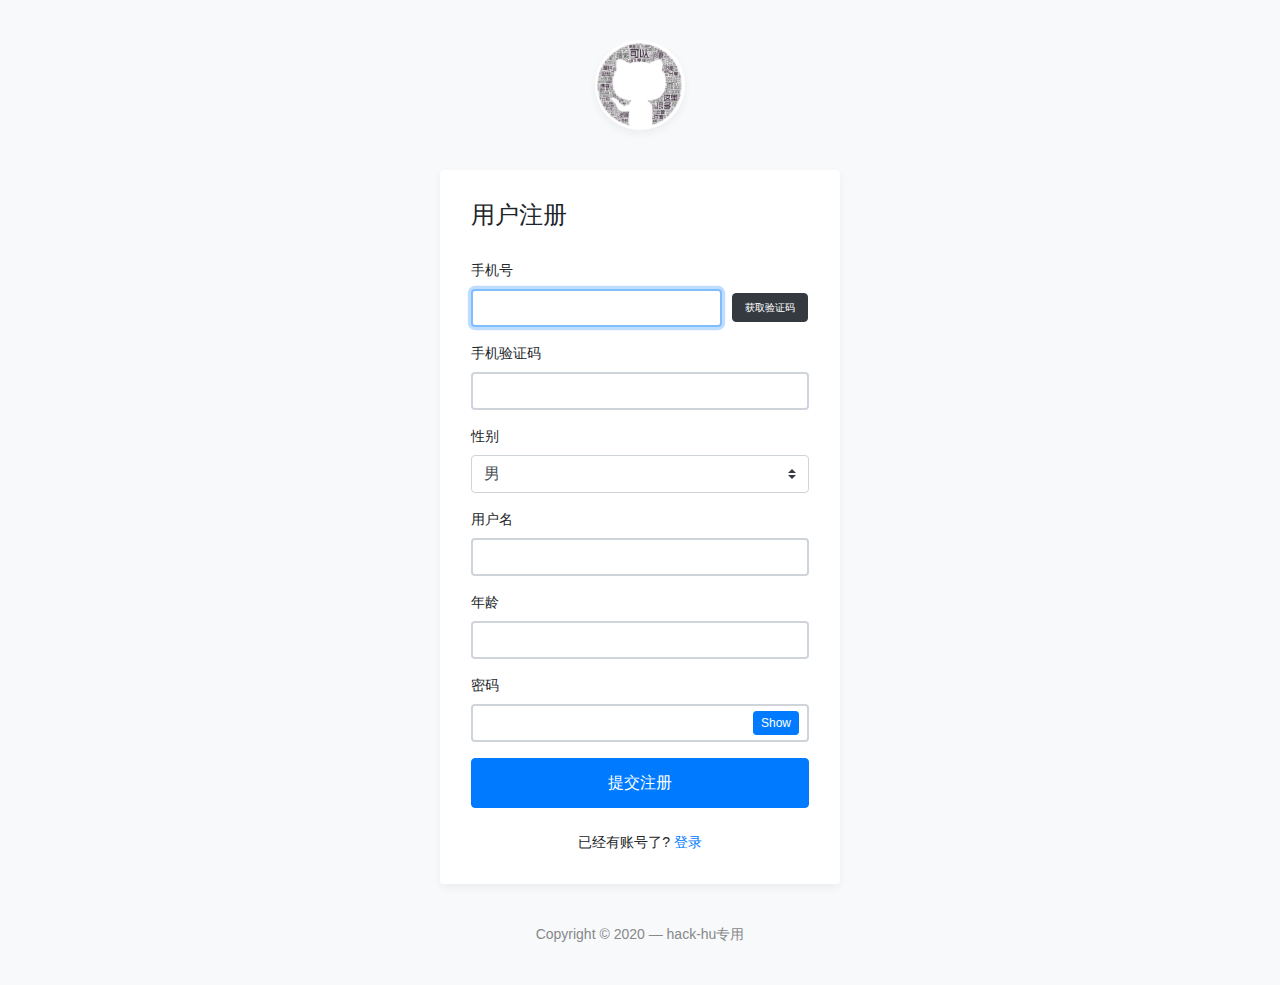
<file: src/main/resources/register.html>
<!DOCTYPE html>
<html lang="en">

<head>
	<meta charset="utf-8">
	<meta name="author" content="Kodinger">
	<meta name="viewport" content="width=device-width,initial-scale=1">
	<title>秒杀系统用户注册</title>
	<link rel="stylesheet" href="https://stackpath.bootstrapcdn.com/bootstrap/4.3.1/css/bootstrap.min.css"
		integrity="sha384-ggOyR0iXCbMQv3Xipma34MD+dH/1fQ784/j6cY/iJTQUOhcWr7x9JvoRxT2MZw1T" crossorigin="anonymous">
	<link rel="stylesheet" type="text/css" href="css/my-login.css">
</head>
<style>
	.sendOtp {
		font-size: 10px;
	}
</style>

<body class="my-login-page">
	<section class="h-100">
		<div class="container h-100">
			<div class="row justify-content-md-center h-100">
				<div class="card-wrapper">
					<div class="brand">
						<img src="img/logo.jpg" alt="bootstrap 4 login page">
					</div>
					<div class="card fat">
						<div class="card-body">
							<h4 class="card-title">用户注册</h4>
							<form method="POST" class="my-login-validation" novalidate="">

								<div class="form-row">
									<label for="telephone" class="col-md-12">手机号</label>
									<div class="form-group col-md-9">
										<input type="text" class="form-control" id="telephone" required autofocus>
										<div class="invalid-feedback">
											不要忘记输入你的手机号哦
										</div>
									</div>
									<div class="form-group col-md-3 align-self-center">
										<input type="button" class="btn btn-dark sendOtp" value="获取验证码"
											onclick="countdownHandler(this)">
									</div>
								</div>

								<div class="form-group">
									<label for="otpCode">手机验证码</label>
									<input id="otpCode" type="text" class="form-control" name="otpCode" required>
									<div class="invalid-feedback">
										不要忘记输入验证码哦
									</div>
								</div>

								<div class="form-group">
									<label for="gender">性别</label>
									<select class="custom-select" id="gender">
										<option value="1">男</option>
										<option value="2">女</option>
									</select>
								</div>
								
								<div class="form-group">
									<label for="name">用户名</label>
									<input id="name" type="text" class="form-control" name="name" required>
									<div class="invalid-feedback">
										不要忘记写下你的用户名哦
									</div>
								</div>

								<div class="form-group">
									<label for="age">年龄</label>
									<input id="age" type="text" class="form-control" name="age" required>
									<div class="invalid-feedback">
										不要忘记写下你的年龄哦
									</div>
								</div>

								<div class="form-group">
									<label for="password">密码</label>
									<input id="password" type="password" class="form-control" name="password" required
										data-eye>
									<div class="invalid-feedback">
										不要忘记写下你的密码哦
									</div>
								</div>

								<div class="form-group m-0">
									<button id="register" type="submit" class="btn btn-primary btn-block">
										提交注册
									</button>
								</div>
								<div class="mt-4 text-center">
									已经有账号了? <a href="index.html">登录</a>
								</div>
							</form>
						</div>
					</div>
					<div class="footer">
						Copyright &copy; 2020 &mdash; hack-hu专用
					</div>
				</div>
			</div>
		</div>
	</section>

	<!-- <script src="https://code.jquery.com/jquery-3.3.1.slim.min.js"
		integrity="sha384-q8i/X+965DzO0rT7abK41JStQIAqVgRVzpbzo5smXKp4YfRvH+8abtTE1Pi6jizo" crossorigin="anonymous">
	</script> -->
	<script src="https://cdn.bootcdn.net/ajax/libs/jquery/3.5.1/jquery.min.js" crossorigin="anonymous"></script>
	<script src="https://stackpath.bootstrapcdn.com/bootstrap/4.3.1/js/bootstrap.min.js"
		integrity="sha384-JjSmVgyd0p3pXB1rRibZUAYoIIy6OrQ6VrjIEaFf/nJGzIxFDsf4x0xIM+B07jRM" crossorigin="anonymous">
	</script>
	<script src="js/my-login.js"></script>
	<script src="js/g_host.js"></script>
	<script type="text/javascript">
		var wait = 60;
		var isFirst = true;
		function countdownHandler(obj) {
			if (wait == 0) {
				obj.removeAttribute("disabled");
				obj.value = "获取验证码";
				wait = 60;
				isFirst = true;
			} else {
				if (isFirst == true) {
					var telephone = $("#telephone").val();
					if (telephone == null || telephone == "") {
						alert("手机号不能为空");
						return;
					}
					console.log(telephone);
					console.log($)
					$.ajax({
						type: "POST",
						contentType: "application/x-www-form-urlencoded",
						url: "http://"+host+"/user/getotp",
						data: {
							"telephone": telephone,
						},
						xhrFields: {
							withCredentials: true
						}
					});
					isFirst = false;
				}
				obj.setAttribute("disabled", true);
				obj.value = "重新发送(" + wait + ")";
				wait--;
				setTimeout(function () {
						countdownHandler(obj)
					},
					1000)
			}
		}

		jQuery(document).ready(function () {
			//绑定otp的click时间用于向后端发送获取手机验证码的请求
			$("#register").on("click", function () {
				var telephone = $("#telephone").val();
				var password = $("#password").val();
				var age = $("#age").val();
				var gender = $('#gender').prop('selectedIndex');
				var name = $("#name").val();
				var otpCode = $("#otpCode").val();
				console.log(telephone);
				console.log(password);
				console.log(gender);
				console.log(age);
				console.log(name);
				console.log(otpCode);
				$.ajax({
					type: "POST",
					contentType: "application/x-www-form-urlencoded",
					url: "http://"+host+"/user/register",
					data: {
						"telephone": $("#telephone").val(),
						"password": password,
						"age": age,
						"gender": gender,
						"otpCode": otpCode,
						"name": name
					},
					xhrFields: {
						withCredentials: true
					},
					success: function (data) {
						if (data.status == "success") {
							alert("注册成功");
							window.location.href = "./index.html";
						} else {
							alert("注册失败，原因为" + data.data.errMsg);
						}
					},
					error: function (data) {
						alert("注册失败，原因为" + data.responseText);
					}
				});
				return false;
			});
		});
	 </script>
</body>

</html>
</file>
<file: src/main/resources/css/my-login.css>
html,body {
	height: 100%;
}

body.my-login-page {
	background-color: #f7f9fb;
	font-size: 14px;
}

.my-login-page .brand {
	width: 90px;
	height: 90px;
	overflow: hidden;
	border-radius: 50%;
	margin: 40px auto;
	box-shadow: 0 4px 8px rgba(0,0,0,.05);
	position: relative;
	z-index: 1;
}

.my-login-page .brand img {
	width: 100%;
}

.my-login-page .card-wrapper {
	width: 400px;
}

.my-login-page .card {
	border-color: transparent;
	box-shadow: 0 4px 8px rgba(0,0,0,.05);
}

.my-login-page .card.fat {
	padding: 10px;
}

.my-login-page .card .card-title {
	margin-bottom: 30px;
}

.my-login-page .form-control {
	border-width: 2.3px;
}

.my-login-page .form-group label {
	width: 100%;
}

.my-login-page .btn.btn-block {
	padding: 12px 10px;
}

.my-login-page .footer {
	margin: 40px 0;
	color: #888;
	text-align: center;
}

@media screen and (max-width: 425px) {
	.my-login-page .card-wrapper {
		width: 90%;
		margin: 0 auto;
	}
}

@media screen and (max-width: 320px) {
	.my-login-page .card.fat {
		padding: 0;
	}

	.my-login-page .card.fat .card-body {
		padding: 15px;
	}
}
</file>
<file: src/main/resources/css/footer.css>
.bd-footer-links li {
    display: inline-block;
}

.bd-footer-links a {
    color: #ffffff;
}
</file>
<file: src/main/resources/css/item-detail.css>
@import "footer.css";

.evaluate {
    height: 24px;
    width: 100%;
}

.evaluate-text {
    float: left;
    margin-right: 5px;
}

.rating {
    float: left;
    height: 10px;
    margin-top: 6px;
    background: #ffd596 none repeat scroll 0 0;
}

.tags span {
    background-color: #f5f5f5;

}

.tags span a {
    color: #37A;
    padding: 5px;
}

.tags span :hover {
    background-color: #918E87;
    text-decoration: none;
}

#comment li:hover{
    background-color: #E5E1D2;
    transition: .5s linear;
}
</file>
